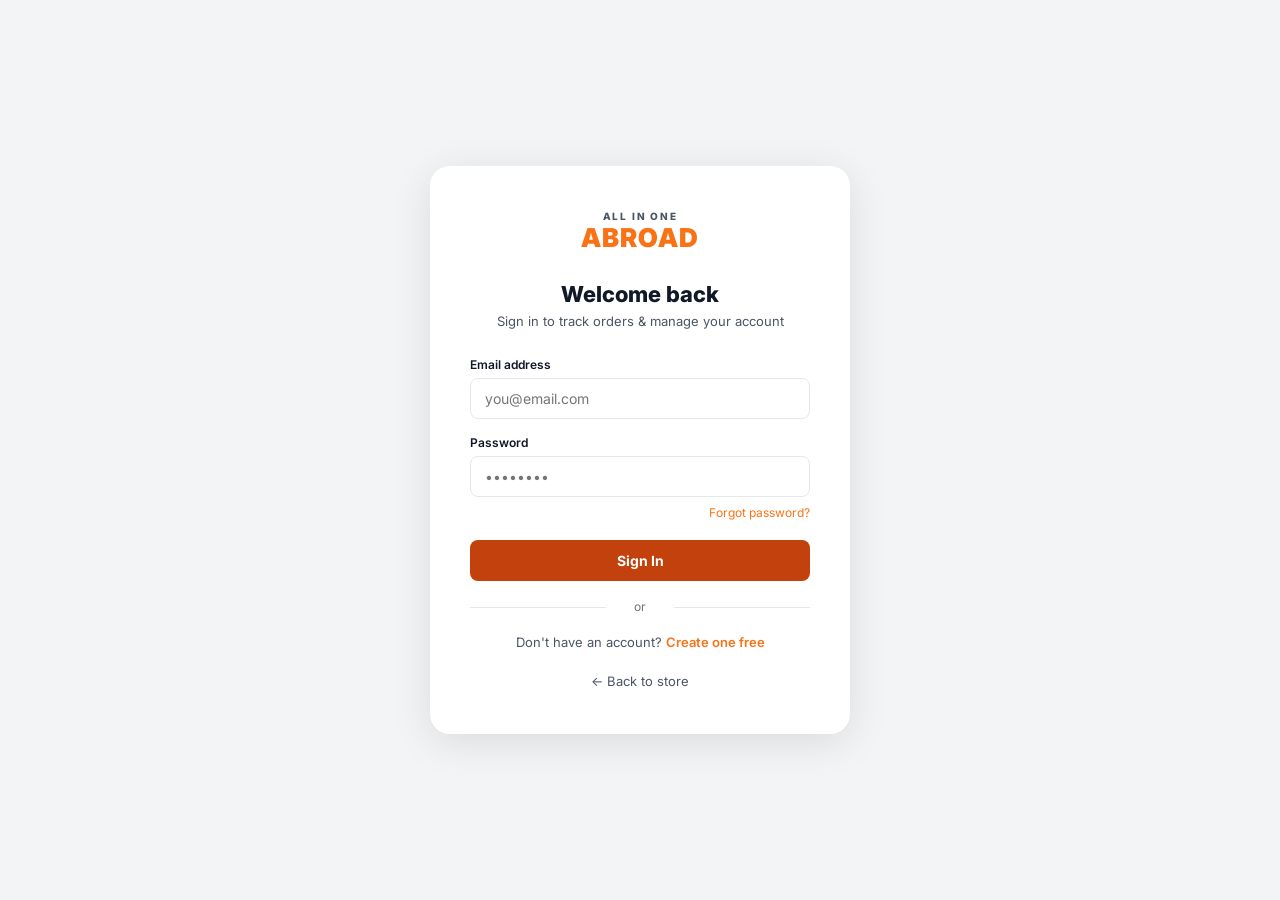
<file: login.html>
<!DOCTYPE html>
<html lang="en">
<head>
  <meta charset="UTF-8"/>
  <meta name="viewport" content="width=device-width, initial-scale=1.0"/>
  <title>Sign In | ALL IN ONE ABROAD</title>
  <meta name="description" content="Sign in to your ALL IN ONE ABROAD account."/>
  <meta name="robots" content="noindex,nofollow"/>
  <link rel="canonical" href="https://allinoneabroad.com/login.html"/>
  <meta name="theme-color" content="#ffffff"/>
  <link rel="icon" href="/favicon.ico" sizes="any"/>
  <link rel="icon" type="image/png" sizes="32x32" href="/images/favicon-32x32.png"/>
  <link rel="icon" type="image/png" sizes="16x16" href="/images/favicon-16x16.png"/>
  <link rel="apple-touch-icon" href="/apple-touch-icon.png"/>
  <link rel="stylesheet" href="style.css?v=26"/>
  <link href="https://fonts.googleapis.com/css2?family=Inter:wght@400;600;700;800&display=swap" rel="stylesheet"/>
  <style>
    .auth-page { min-height: 100vh; display: flex; align-items: center; justify-content: center; background: var(--light); padding: 24px; }
    .auth-card { background: #fff; border-radius: 20px; padding: 44px 40px; width: 100%; max-width: 420px; box-shadow: 0 8px 40px rgba(0,0,0,0.1); }
    .auth-logo { text-align: center; margin-bottom: 28px; }
    .auth-logo a { text-decoration: none; }
    .auth-logo .logo-top { font-size: 10px; font-weight: 800; letter-spacing: 0.18em; color: var(--gray); display: block; }
    .auth-logo .logo-bottom { font-size: 26px; font-weight: 900; color: var(--orange); display: block; }
    .auth-title { font-size: 22px; font-weight: 800; text-align: center; margin-bottom: 6px; }
    .auth-sub { font-size: 13px; color: var(--gray); text-align: center; margin-bottom: 28px; }
    .form-group { margin-bottom: 16px; }
    .form-group label { font-size: 12px; font-weight: 600; color: var(--dark); display: block; margin-bottom: 6px; }
    .form-group input { width: 100%; padding: 11px 14px; border: 1.5px solid var(--border); border-radius: 8px; font-size: 14px; outline: none; font-family: inherit; transition: border-color 0.2s; }
    .form-group input:focus { border-color: var(--orange); }
    .auth-forgot { text-align: right; font-size: 12px; color: var(--orange); margin-top: -8px; margin-bottom: 20px; }
    .auth-divider { text-align: center; font-size: 12px; color: var(--lgray); margin: 18px 0; position: relative; }
    .auth-divider::before, .auth-divider::after { content:''; position:absolute; top:50%; width:40%; height:1px; background:var(--border); }
    .auth-divider::before { left:0; } .auth-divider::after { right:0; }
    .auth-switch { text-align: center; font-size: 13px; color: var(--gray); margin-top: 20px; }
    .auth-switch a { color: var(--orange); font-weight: 600; }
  </style>
</head>
<body>
<div class="auth-page">
  <div class="auth-card">
    <div class="auth-logo"><a href="/"><span class="logo-top">ALL IN ONE</span><span class="logo-bottom">ABROAD</span></a></div>
    <h1 class="auth-title">Welcome back</h1>
    <p class="auth-sub">Sign in to track orders &amp; manage your account</p>
    <form onsubmit="handleLogin(event)">
      <div class="form-group"><label>Email address</label><input type="email" placeholder="you@email.com" required id="loginEmail"/></div>
      <div class="form-group"><label>Password</label><input type="password" placeholder="••••••••" required id="loginPass"/></div>
      <div class="auth-forgot"><a href="#">Forgot password?</a></div>
      <button type="submit" class="btn-orange btn-full">Sign In</button>
    </form>
    <div class="auth-divider">or</div>
    <div class="auth-switch">Don't have an account? <a href="register.html">Create one free</a></div>
    <div style="margin-top:20px;text-align:center;"><a href="/" style="font-size:13px;color:var(--gray);">← Back to store</a></div>
  </div>
</div>
<script>
async function handleLogin(e) {
  e.preventDefault();
  const payload = {
    action: 'login',
    email: document.getElementById('loginEmail').value.trim(),
    password: document.getElementById('loginPass').value
  };

  try {
    const res = await fetch('api.php', {
      method: 'POST',
      headers: { 'Content-Type': 'application/json' },
      body: JSON.stringify(payload)
    });
    const data = await res.json();
    if (data.success) {
      alert(`Welcome back, ${data.user.name}!`);
      window.location.href = '/';
    } else {
      alert(data.message || 'Login failed.');
    }
  } catch (err) {
    alert('Could not connect to the backend.');
  }
}
</script>
</body>
</html>
</file>
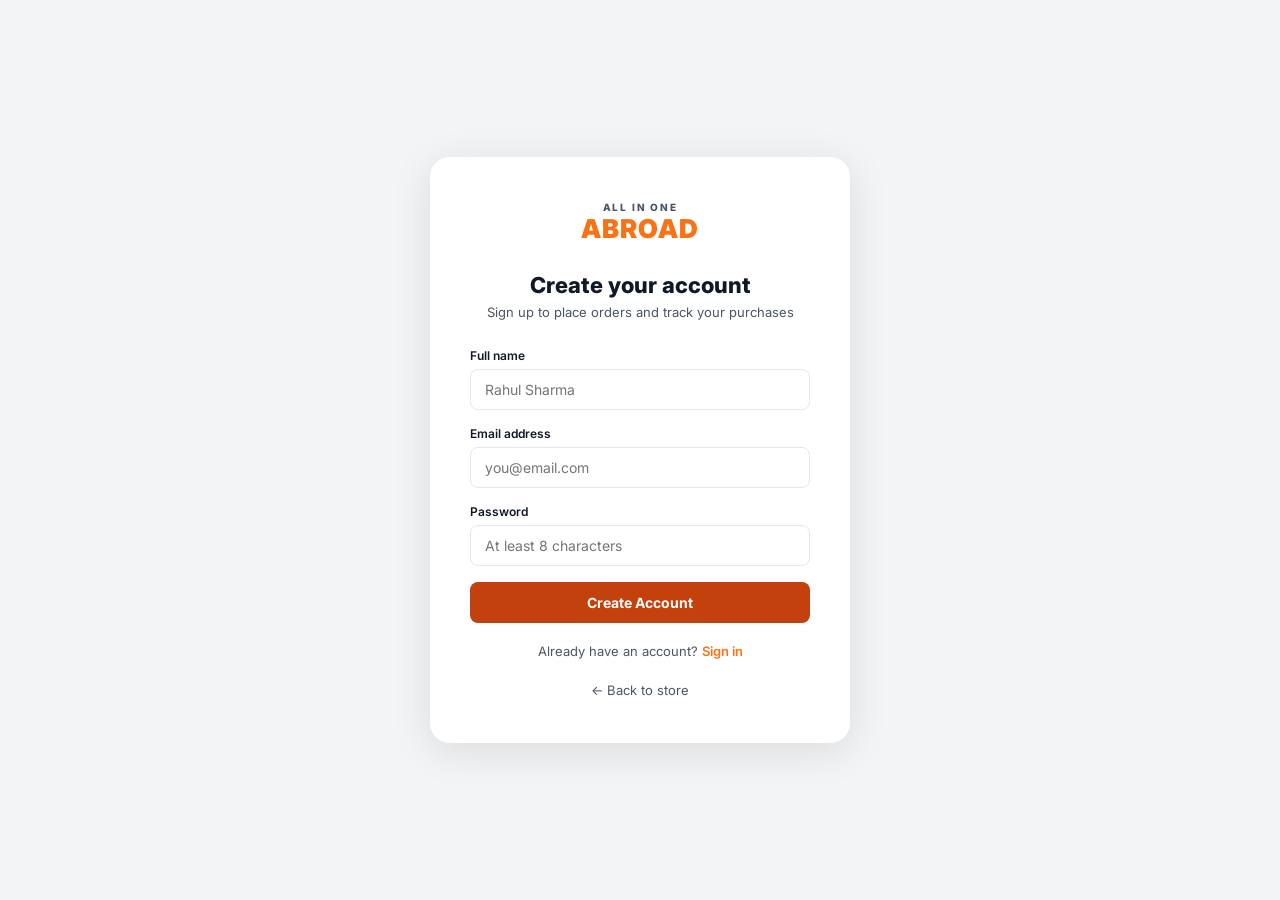
<file: register.html>
<!DOCTYPE html>
<html lang="en">
<head>
  <meta charset="UTF-8"/>
  <meta name="viewport" content="width=device-width, initial-scale=1.0"/>
  <title>Create Account | ALL IN ONE ABROAD</title>
  <meta name="description" content="Create your ALL IN ONE ABROAD account."/>
  <meta name="robots" content="noindex,nofollow"/>
  <link rel="canonical" href="https://allinoneabroad.com/register.html"/>
  <meta name="theme-color" content="#ffffff"/>
  <link rel="icon" href="/favicon.ico" sizes="any"/>
  <link rel="icon" type="image/png" sizes="32x32" href="/images/favicon-32x32.png"/>
  <link rel="icon" type="image/png" sizes="16x16" href="/images/favicon-16x16.png"/>
  <link rel="apple-touch-icon" href="/apple-touch-icon.png"/>
  <link rel="stylesheet" href="style.css?v=26"/>
  <link href="https://fonts.googleapis.com/css2?family=Inter:wght@400;600;700;800&display=swap" rel="stylesheet"/>
  <style>
    .auth-page { min-height: 100vh; display: flex; align-items: center; justify-content: center; background: var(--light); padding: 24px; }
    .auth-card { background: #fff; border-radius: 20px; padding: 44px 40px; width: 100%; max-width: 420px; box-shadow: 0 8px 40px rgba(0,0,0,0.1); }
    .auth-logo { text-align: center; margin-bottom: 28px; }
    .auth-logo a { text-decoration: none; }
    .auth-logo .logo-top { font-size: 10px; font-weight: 800; letter-spacing: 0.18em; color: var(--gray); display: block; }
    .auth-logo .logo-bottom { font-size: 26px; font-weight: 900; color: var(--orange); display: block; }
    .auth-title { font-size: 22px; font-weight: 800; text-align: center; margin-bottom: 6px; }
    .auth-sub { font-size: 13px; color: var(--gray); text-align: center; margin-bottom: 28px; }
    .form-group { margin-bottom: 16px; }
    .form-group label { font-size: 12px; font-weight: 600; color: var(--dark); display: block; margin-bottom: 6px; }
    .form-group input { width: 100%; padding: 11px 14px; border: 1.5px solid var(--border); border-radius: 8px; font-size: 14px; outline: none; font-family: inherit; transition: border-color 0.2s; }
    .form-group input:focus { border-color: var(--orange); }
    .auth-switch { text-align: center; font-size: 13px; color: var(--gray); margin-top: 20px; }
    .auth-switch a { color: var(--orange); font-weight: 600; }
  </style>
</head>
<body>
  <div class="auth-page">
    <div class="auth-card">
      <div class="auth-logo"><a href="/"><span class="logo-top">ALL IN ONE</span><span class="logo-bottom">ABROAD</span></a></div>
      <h1 class="auth-title">Create your account</h1>
      <p class="auth-sub">Sign up to place orders and track your purchases</p>
      <form onsubmit="handleRegister(event)">
        <div class="form-group"><label>Full name</label><input type="text" id="regName" required placeholder="Rahul Sharma"/></div>
        <div class="form-group"><label>Email address</label><input type="email" id="regEmail" required placeholder="you@email.com"/></div>
        <div class="form-group"><label>Password</label><input type="password" id="regPass" required minlength="8" placeholder="At least 8 characters"/></div>
        <button type="submit" class="btn-orange btn-full">Create Account</button>
      </form>
      <div class="auth-switch">Already have an account? <a href="login.html">Sign in</a></div>
      <div style="margin-top:20px;text-align:center;"><a href="/" style="font-size:13px;color:var(--gray);">← Back to store</a></div>
    </div>
  </div>
<script>
async function handleRegister(e) {
  e.preventDefault();
  const payload = {
    action: 'register',
    name: document.getElementById('regName').value.trim(),
    email: document.getElementById('regEmail').value.trim(),
    password: document.getElementById('regPass').value
  };

  try {
    const res = await fetch('api.php', {
      method: 'POST',
      headers: { 'Content-Type': 'application/json' },
      body: JSON.stringify(payload)
    });
    const data = await res.json();
    if (data.success) {
      alert('Account created successfully. Please sign in.');
      window.location.href = 'login.html';
    } else {
      alert(data.message || 'Registration failed.');
    }
  } catch (err) {
    alert('Could not connect to the backend.');
  }
}
</script>
</body>
</html>
</file>
<file: style.css>
/* =============================================
   ALL IN ONE ABROAD — style.css
   ============================================= */
*, *::before, *::after { box-sizing: border-box; margin: 0; padding: 0; }
:root {
  --orange: #f97316;
  --orange-hover: #ea6c0a;
  --dark: #111827;
  --dark2: #1f2937;
  --gray: #4b5563;
  --orange-text: #c2410c;
  --orange-dark: #c2410c;
  --lgray: #6b7280;
  --light: #f3f4f6;
  --white: #ffffff;
  --border: #e5e7eb;
  --green: #16a34a;
  --header-h: 78px;
  --red: #dc2626;
  --red-tint: #fee2e2;
  --orange-tint: #fff7ed;
  --navy: #0f172a;
  --navy-deep: #0d1b2a;
  --pink: #db2777;
  --pink-tint: #fce7f3;
  --violet: #6d28d9;
  --sky: #0369a1;
  --amber: #f59e0b;
}
html { scroll-behavior: smooth; font-size: 16px; }
html, body { overflow-x: hidden; max-width: 100%; }
body { font-family: 'Inter', -apple-system, BlinkMacSystemFont, 'Segoe UI', sans-serif; color: var(--dark); background: var(--white); }
img { display: block; max-width: 100%; }
a { text-decoration: none; color: inherit; }
ul { list-style: none; }
button { cursor: pointer; font-family: inherit; }

/* FOCUS */
:focus-visible { outline: 2.5px solid var(--dark); outline-offset: 2px; border-radius: 4px; }
.search-form input:focus-visible { outline: none; }
.skip-sr { position: absolute; width: 1px; height: 1px; overflow: hidden; clip: rect(0 0 0 0); }

@media (prefers-reduced-motion: reduce) {
  html { scroll-behavior: auto; }
  .announce-track { animation: none; }
  .announce-bar { text-align: center; white-space: normal; }
  .announce-track span:not(:first-child) { display: none; }
  .announce-track span:not(:last-child)::after { content: none; }
  *, *::before, *::after { transition-duration: 0.01ms !important; }
}

/* ANNOUNCE BAR */
.announce-bar {
  background: var(--navy);
  color: rgba(255,255,255,0.85);
  font-size: 12px;
  font-weight: 500;
  padding: 7px 0;
  overflow: hidden;
  white-space: nowrap;
}
.announce-track {
  display: inline-block;
  animation: marquee 30s linear infinite;
}
.announce-track span { padding: 0 28px; }
.announce-track span:not(:last-child)::after { content: " •"; margin-left: 28px; opacity: 0.4; }
@keyframes marquee { from { transform: translateX(0); } to { transform: translateX(-50%); } }

/* HERO */
.hero {
  position: relative;
  background: linear-gradient(120deg, var(--navy-deep) 0%, #1a2744 60%, var(--navy-deep) 100%);
  overflow: hidden;
}
.hero-inner {
  position: relative;
  max-width: 1200px;
  margin: 0 auto;
  padding: 64px 32px;
  display: grid;
  grid-template-columns: 1.05fr 0.95fr;
  align-items: center;
  gap: 48px;
  width: 100%;
}
.hero-left { max-width: 520px; }
.hero-eyebrow {
  display: inline-block; font-size: 12px; font-weight: 800; letter-spacing: 0.08em; text-transform: uppercase;
  color: var(--orange); background: rgba(249,115,22,0.12); border: 1px solid rgba(249,115,22,0.3);
  padding: 6px 14px; border-radius: 100px; margin-bottom: 18px;
}
.hero-title {
  font-size: clamp(32px, 5vw, 56px);
  font-weight: 900;
  line-height: 1.1;
  color: var(--white);
  margin-bottom: 18px;
  letter-spacing: -0.025em;
}
.hero-title em { color: var(--orange); font-style: normal; }
.hero-sub { color: rgba(255,255,255,0.7); font-size: 15px; line-height: 1.7; margin-bottom: 28px; }

.hero-visual {
  display: grid; gap: 14px; height: 420px;
  grid-template-columns: 1.3fr 1fr;
  grid-template-rows: 1fr 1fr;
  grid-template-areas: "main side1" "main side2";
}
.hero-visual-main { grid-area: main; }
.hero-visual-side1 { grid-area: side1; }
.hero-visual-side2 { grid-area: side2; }
.hero-visual-tile { position: relative; border-radius: 18px; overflow: hidden; background: var(--navy); }
.hero-visual-tile img { width: 100%; height: 100%; object-fit: cover; display: block; transition: transform 0.4s ease; }
.hero-visual-tile:hover img { transform: scale(1.05); }
.hero-visual-tag {
  position: absolute; left: 12px; bottom: 12px; background: rgba(15,23,42,0.72); backdrop-filter: blur(3px);
  color: var(--white); font-size: 11px; font-weight: 700; letter-spacing: 0.03em; padding: 5px 11px; border-radius: 100px;
}

/* HEADER */
.site-header {
  background: var(--white);
  border-bottom: 1px solid var(--border);
  position: sticky;
  top: 0;
  z-index: 200;
  box-shadow: 0 1px 8px rgba(0,0,0,0.06);
}
.header-inner {
  max-width: 1200px;
  margin: 0 auto;
  padding: 0 24px;
  height: var(--header-h);
  display: flex;
  align-items: center;
  gap: 20px;
}
.logo { display: flex; flex-direction: column; line-height: 1; flex-shrink: 0; }
.logo-img { height: 58px; width: auto; display: block; margin-left: -10px; }
.logo-top { font-size: 10px; font-weight: 800; letter-spacing: 0.18em; color: var(--dark); text-transform: uppercase; }
.logo-bottom { font-size: 20px; font-weight: 900; letter-spacing: 0.04em; color: var(--orange); }
.search-form {
  flex: 1;
  max-width: 380px;
  position: relative;
}
.search-icon {
  position: absolute; left: 11px; top: 50%; transform: translateY(-50%);
  width: 16px; height: 16px; color: var(--lgray); pointer-events: none;
}
.search-form input {
  width: 100%; padding: 9px 14px 9px 36px;
  border: 1.5px solid var(--border); border-radius: 8px;
  font-size: 13px; outline: none; background: var(--light);
  transition: border-color 0.2s, background 0.2s;
  color: var(--dark);
}
.search-form input:focus { border-color: var(--orange); background: var(--white); }
.main-nav { display: flex; gap: 2px; }
.main-nav a {
  font-size: 14px; font-weight: 500; color: var(--dark);
  padding: 6px 12px; border-radius: 6px;
  transition: color 0.15s, background 0.15s;
}
.main-nav a:hover { color: var(--orange); background: var(--orange-tint); }
.header-actions { display: flex; align-items: center; gap: 6px; margin-left: auto; }
.icon-btn {
  background: none; border: none; padding: 8px; border-radius: 8px;
  color: var(--dark); transition: background 0.15s; position: relative; display: flex;
}
.icon-btn svg { width: 20px; height: 20px; }
.icon-btn:hover { background: var(--light); }
.cart-count {
  position: absolute; top: 1px; right: 1px;
  background: var(--orange-dark); color: var(--white);
  font-size: 10px; font-weight: 800;
  width: 17px; height: 17px; border-radius: 50%;
  display: flex; align-items: center; justify-content: center;
}
.btn-signin {
  padding: 7px 18px; border: 1.5px solid var(--dark); border-radius: 8px;
  font-size: 13px; font-weight: 600; color: var(--dark);
  transition: background 0.15s, color 0.15s; white-space: nowrap;
}
.btn-signin:hover { background: var(--dark); color: var(--white); }
.mobile-menu-btn {
  display: none; flex-direction: column; gap: 4px; background: none; border: none; padding: 6px;
}
.mobile-menu-btn span { display: block; width: 22px; height: 2px; background: var(--dark); border-radius: 2px; transition: all 0.2s; }
.mobile-nav {
  display: none; flex-direction: column; padding: 12px 24px 16px;
  border-top: 1px solid var(--border); background: var(--white);
}
.mobile-nav a { padding: 10px 0; font-size: 15px; font-weight: 500; border-bottom: 1px solid var(--border); color: var(--dark); }
.mobile-nav a:last-child { border-bottom: none; }
.mobile-nav.open { display: flex; }

/* TRUST BAR */
.trust-bar { background: var(--dark); padding: 18px 32px; }
.trust-inner {
  max-width: 1200px; margin: 0 auto;
  display: grid; grid-template-columns: repeat(4, 1fr); gap: 16px;
}
.trust-item { display: flex; align-items: center; gap: 12px; }
.trust-icon { width: 36px; height: 36px; flex-shrink: 0; color: var(--orange); }
.trust-icon svg { width: 100%; height: 100%; }
.trust-title { font-size: 13px; font-weight: 700; color: var(--white); }
.trust-sub { font-size: 12px; color: rgba(255,255,255,0.75); margin-top: 2px; }

/* SECTIONS */
.section { padding: 64px 32px; }
.section-gray { background: var(--light); }
.container { max-width: 1200px; margin: 0 auto; }
.section-title { font-size: clamp(22px, 3vw, 32px); font-weight: 800; color: var(--dark); letter-spacing: -0.02em; margin-bottom: 36px; }
.section-title.center { text-align: center; }
.section-header { display: flex; align-items: baseline; justify-content: space-between; margin-bottom: 28px; }
.section-header .section-title { margin-bottom: 0; }
.view-all-link { font-size: 12px; font-weight: 700; color: var(--orange-text); letter-spacing: 0.05em; }
.view-all-link:hover { text-decoration: underline; }

/* BUTTONS */
.btn-orange {
  display: inline-flex; align-items: center; gap: 8px;
  background: var(--orange-dark); color: var(--white);
  padding: 12px 28px; border-radius: 8px;
  font-size: 14px; font-weight: 700; border: none;
  transition: background 0.15s, transform 0.1s;
  cursor: pointer; white-space: nowrap;
}
.btn-orange:hover { background: #9a3412; transform: translateY(-1px); }
.btn-full { width: 100%; justify-content: center; }
.btn-outline {
  display: inline-flex; align-items: center; justify-content: center;
  background: transparent; color: var(--dark);
  padding: 11px 28px; border-radius: 8px; border: 1.5px solid var(--border);
  font-size: 14px; font-weight: 600; transition: background 0.15s; cursor: pointer;
}
.btn-outline:hover { background: var(--light); }

/* CATEGORIES */
.cat-section .container { max-width: 1440px; }
.cat-grid { display: grid; grid-template-columns: repeat(3, 1fr); gap: 24px; }
.cat-card {
  position: relative; border-radius: 16px; overflow: hidden;
  aspect-ratio: 16/9; display: block; cursor: pointer;
}
.cat-card img { width: 100%; height: 100%; object-fit: cover; transition: transform 0.4s ease; }
.cat-card:hover img { transform: scale(1.06); }
.cat-overlay {
  position: absolute; inset: 0;
  background: linear-gradient(to top, rgba(0,0,0,0.72) 0%, rgba(0,0,0,0.08) 55%, transparent 100%);
}
.cat-info { position: absolute; bottom: 0; left: 0; right: 0; padding: 24px 20px; }
.cat-sub { font-size: 10px; font-weight: 600; letter-spacing: 0.14em; color: rgba(255,255,255,0.6); text-transform: uppercase; margin-bottom: 6px; }
.cat-name { font-size: 22px; font-weight: 800; color: var(--white); margin-bottom: 14px; }
.cat-btn {
  display: inline-block; background: var(--white); color: var(--dark);
  font-size: 11px; font-weight: 700; letter-spacing: 0.06em;
  padding: 7px 18px; border-radius: 6px;
  transition: background 0.15s, color 0.15s;
}
.cat-card:hover .cat-btn { background: var(--orange); color: var(--white); }

/* PRODUCT CARDS */
.prod-grid { display: grid; grid-template-columns: repeat(4, 1fr); gap: 18px; }
.prod-card {
  background: var(--white); border: 1.5px solid var(--border); border-radius: 14px;
  overflow: hidden; transition: box-shadow 0.2s, transform 0.2s;
}
.prod-card:hover { box-shadow: 0 8px 28px rgba(0,0,0,0.1); transform: translateY(-4px); }
.prod-img-wrap { position: relative; aspect-ratio: 1; overflow: hidden; background: #f8f8f8; }
.prod-img-wrap img { width: 100%; height: 100%; object-fit: cover; transition: transform 0.3s; }
.prod-card:hover .prod-img-wrap img { transform: scale(1.06); }
.prod-gallery { position: relative; width: 100%; height: 100%; }
.prod-gallery img { position: absolute; inset: 0; opacity: 0; transition: opacity 0.35s ease, transform 0.3s; }
.prod-gallery img.active { opacity: 1; }
.prod-img-wrap.has-gallery::after {
  content: ''; position: absolute; left: 0; right: 0; bottom: 0; height: 40px;
  background: linear-gradient(to top, rgba(0,0,0,0.28), transparent);
  pointer-events: none;
}
.prod-dots {
  position: absolute; left: 0; right: 0; bottom: 8px; z-index: 2;
  display: flex; justify-content: center; align-items: center; gap: 4px;
}
.prod-dot {
  box-sizing: content-box; /* so padding grows the tap target instead of shrinking the visible dot to nothing under the site's border-box reset */
  width: 6px; height: 6px; padding: 6px; border: none; border-radius: 50%;
  background-color: rgba(255,255,255,0.65); background-clip: content-box;
  transition: transform 0.2s, background-color 0.2s;
}
.prod-dot:hover { background-color: rgba(255,255,255,0.9); }
.prod-dot.active { background-color: var(--orange); transform: scale(1.3); }
.prod-badges { position: absolute; top: 10px; left: 10px; display: flex; flex-direction: column; gap: 4px; }
.badge {
  font-size: 10px; font-weight: 800; letter-spacing: 0.06em; text-transform: uppercase;
  padding: 3px 7px; border-radius: 4px; display: inline-block;
}
.badge-off { background: var(--orange-dark); color: var(--white); }
.badge-tag { background: var(--dark); color: var(--white); }
.badge-green { background: var(--green); color: var(--white); }
.badge-blue { background: #2563eb; color: var(--white); }
.badge-purple { background: #7c3aed; color: var(--white); }
.badge-red { background: #dc2626; color: var(--white); }
.badge-teal { background: #0891b2; color: var(--white); }
.wish-btn {
  position: absolute; top: 10px; right: 10px;
  width: 30px; height: 30px; background: var(--white); border: 1px solid var(--border);
  border-radius: 8px; display: flex; align-items: center; justify-content: center;
  font-size: 14px; cursor: pointer; border: none;
  box-shadow: 0 1px 4px rgba(0,0,0,0.08);
  transition: background 0.15s; color: var(--gray);
}
.wish-btn:hover { background: var(--red-tint); color: var(--red); }
.wish-btn.active { color: var(--red); }
.wish-count { top: -2px; right: -2px; }
a.icon-btn { align-items: center; justify-content: center; }
.prod-body { padding: 14px; }
.prod-cat { font-size: 11px; font-weight: 700; letter-spacing: 0.1em; color: var(--orange-text); text-transform: uppercase; margin-bottom: 5px; }
.prod-name { overflow-wrap: anywhere; font-size: 14px; font-weight: 700; color: var(--dark); line-height: 1.35; margin-bottom: 3px; }
.prod-sub { font-size: 12px; color: var(--lgray); margin-bottom: 8px; }
.prod-rating { display: flex; align-items: center; gap: 5px; margin-bottom: 10px; }
.stars { color: var(--amber); font-size: 12px; letter-spacing: -1px; }
.review-ct { font-size: 12px; color: var(--lgray); }
.prod-price-row { display: flex; align-items: baseline; gap: 8px; margin-bottom: 12px; }
.prod-price { font-size: 18px; font-weight: 800; color: var(--dark); }
.prod-orig { font-size: 12px; color: var(--lgray); text-decoration: line-through; }
.add-cart-btn {
  width: 100%; background: transparent; color: var(--dark);
  border: 1.5px solid var(--dark); padding: 9px; border-radius: 7px;
  font-size: 12px; font-weight: 700; letter-spacing: 0.04em;
  transition: background 0.15s, color 0.15s, border-color 0.15s;
}
.add-cart-btn:hover { background: var(--orange); color: var(--white); border-color: var(--orange); }

/* DEAL */
.deal-section { background: var(--navy); padding: 64px 32px; }
.deal-inner {
  max-width: 1200px; margin: 0 auto;
  display: grid; grid-template-columns: 1fr 1fr; gap: 56px; align-items: center;
}
.deal-label {
  display: inline-block; font-size: 10px; font-weight: 800; letter-spacing: 0.18em;
  color: var(--orange); text-transform: uppercase;
  background: rgba(249,115,22,0.12); border: 1px solid rgba(249,115,22,0.3);
  padding: 5px 12px; border-radius: 4px; margin-bottom: 16px;
}
.deal-title { font-size: clamp(28px, 4vw, 44px); font-weight: 900; color: var(--white); line-height: 1.15; margin-bottom: 16px; }
.deal-prices { display: flex; align-items: baseline; gap: 14px; margin-bottom: 8px; }
.deal-price { font-size: 38px; font-weight: 900; color: var(--orange); }
.deal-original { font-size: 18px; color: rgba(255,255,255,0.35); text-decoration: line-through; }
.deal-saving { font-size: 13px; font-weight: 600; color: #4ade80; margin-bottom: 28px; }
.deal-img-wrap {
  background: var(--white); border-radius: 20px; padding: 24px;
  box-shadow: 0 20px 60px rgba(0,0,0,0.3);
}
.deal-img-wrap img { width: 100%; border-radius: 12px; object-fit: cover; }

/* WORLD */
.world-section { padding: 56px 32px; }
.world-pills {
  display: flex; flex-wrap: wrap; justify-content: center; gap: 10px;
  max-width: 820px; margin: 0 auto;
}
.pill {
  background: var(--white); border: 1.5px solid var(--border);
  border-radius: 100px; padding: 7px 18px;
  font-size: 13px; font-weight: 500; color: var(--dark);
}
.pill-more { background: var(--dark); color: var(--white); border-color: var(--dark); }

/* WHY */
.why-section { background: var(--light); padding: 64px 32px; }
.why-grid { display: grid; grid-template-columns: repeat(3,1fr); gap: 24px; max-width: 1200px; margin: 0 auto; }
.why-card { text-align: center; padding: 36px 28px; background: var(--white); border-radius: 16px; border: 1.5px solid var(--border); }
.why-icon {
  width: 52px; height: 52px; background: var(--orange-tint);
  border-radius: 14px; display: flex; align-items: center; justify-content: center;
  margin: 0 auto 20px; color: var(--orange);
}
.why-icon svg { width: 26px; height: 26px; }
.why-title { font-size: 17px; font-weight: 800; color: var(--dark); margin-bottom: 10px; }
.why-text { font-size: 13px; color: var(--gray); line-height: 1.65; }

/* FOOTER */
.site-footer { background: #0a0f1e; padding: 56px 32px 32px; }
.footer-top {
  max-width: 1200px; margin: 0 auto;
  display: grid; grid-template-columns: 1.8fr 1fr 1fr 1fr 1.2fr; gap: 40px;
  padding-bottom: 40px; border-bottom: 1px solid rgba(255,255,255,0.08);
  margin-bottom: 28px;
}
.footer-logo-top { font-size: 11px; font-weight: 700; letter-spacing: 0.18em; color: rgba(255,255,255,0.65); text-transform: uppercase; }
.footer-logo-bottom { font-size: 24px; font-weight: 900; color: var(--orange); margin-bottom: 14px; }
.footer-desc { font-size: 13px; color: rgba(255,255,255,0.72); line-height: 1.7; margin-bottom: 20px; max-width: 270px; }
.footer-social { display: flex; gap: 10px; }
.footer-social a {
  width: 34px; height: 34px; border-radius: 8px; border: 1px solid rgba(255,255,255,0.1);
  display: flex; align-items: center; justify-content: center;
  color: rgba(255,255,255,0.5); transition: all 0.15s;
}
.footer-social a svg { width: 16px; height: 16px; }
.footer-social a:hover { background: rgba(255,255,255,0.08); color: var(--white); border-color: rgba(255,255,255,0.2); }
.footer-col h4 { font-size: 11px; font-weight: 700; letter-spacing: 0.14em; color: rgba(255,255,255,0.65); text-transform: uppercase; margin-bottom: 16px; }
.footer-col li { margin-bottom: 10px; }
.footer-col a { font-size: 14px; color: rgba(255,255,255,0.6); transition: color 0.15s; }
.footer-col a:hover { color: var(--white); }
.footer-bottom {
  max-width: 1200px; margin: 0 auto;
  display: flex; align-items: center; justify-content: space-between; flex-wrap: wrap; gap: 12px;
}
.footer-copy { font-size: 12px; color: rgba(255,255,255,0.65); }
.payment-icons { display: flex; gap: 8px; }
.pay-badge {
  background: rgba(255,255,255,0.07); border: 1px solid rgba(255,255,255,0.1);
  color: rgba(255,255,255,0.6); font-size: 11px; font-weight: 600;
  padding: 5px 11px; border-radius: 6px;
}
.admin-badge { text-decoration: none; transition: background 0.15s, color 0.15s; }
.admin-badge:hover { background: rgba(255,255,255,0.14); color: rgba(255,255,255,0.9); }

/* CART DRAWER */
.drawer-overlay {
  position: fixed; inset: 0; background: rgba(0,0,0,0.45); z-index: 300;
  opacity: 0; pointer-events: none; transition: opacity 0.25s;
}
.drawer-overlay.open { opacity: 1; pointer-events: all; }
.cart-drawer {
  position: fixed; top: 0; right: -440px; width: 420px; max-width: 100vw;
  height: 100vh; height: 100dvh; background: var(--white); z-index: 301;
  transition: right 0.3s cubic-bezier(0.4,0,0.2,1);
  display: flex; flex-direction: column;
  box-shadow: -12px 0 40px rgba(0,0,0,0.15);
}
.cart-drawer.open { right: 0; }
.drawer-head {
  padding: 18px 22px; border-bottom: 1px solid var(--border);
  display: flex; align-items: center; justify-content: space-between; flex-shrink: 0;
}
.drawer-head h3 { font-size: 17px; font-weight: 800; display: flex; align-items: center; gap: 8px; }
.cart-label {
  background: var(--orange); color: var(--white); font-size: 11px; font-weight: 700;
  padding: 2px 8px; border-radius: 100px;
}
.drawer-close { background: none; border: none; font-size: 24px; color: var(--gray); padding: 4px 8px; border-radius: 6px; }
.drawer-close:hover { background: var(--light); }
.drawer-body { flex: 1; overflow-y: auto; padding: 16px 22px; }
.empty-state { text-align: center; padding: 48px 0; color: var(--gray); }
.empty-icon { font-size: 52px; margin-bottom: 12px; }
.empty-state p { font-size: 15px; margin-bottom: 16px; }
.cart-item {
  display: flex; gap: 12px; padding: 14px 0;
  border-bottom: 1px solid var(--border); align-items: flex-start;
}
.cart-item img { width: 64px; height: 64px; border-radius: 8px; object-fit: cover; flex-shrink: 0; background: var(--light); }
.ci-info { flex: 1; }
.ci-name { font-size: 13px; font-weight: 600; color: var(--dark); margin-bottom: 3px; }
.ci-price { font-size: 13px; font-weight: 700; color: var(--orange-text); }
.ci-qty {
  display: flex; align-items: center; gap: 8px; margin-top: 8px;
}
.ci-qty button {
  width: 26px; height: 26px; border: 1px solid var(--border); border-radius: 6px;
  background: var(--white); font-size: 14px; font-weight: 600; color: var(--dark);
  display: flex; align-items: center; justify-content: center;
  transition: background 0.15s, border-color 0.15s;
}
.ci-qty button:hover { background: var(--light); border-color: var(--gray); }
.ci-qty span { font-size: 14px; font-weight: 700; min-width: 20px; text-align: center; }
.ci-remove { background: none; border: none; color: var(--lgray); font-size: 18px; padding: 2px 6px; }
.ci-remove:hover { color: var(--red); }
.drawer-footer { padding: 18px 22px; border-top: 1px solid var(--border); flex-shrink: 0; }
.cart-total-row { display: flex; justify-content: space-between; font-size: 16px; font-weight: 800; margin-bottom: 6px; }
.cart-note { font-size: 12px; color: var(--green); margin-bottom: 14px; }

/* TOAST */
.toast {
  position: fixed; bottom: 24px; right: 24px; z-index: 500;
  background: var(--dark); color: var(--white); padding: 12px 20px; border-radius: 10px;
  font-size: 13px; font-weight: 600;
  transform: translateY(80px); opacity: 0; pointer-events: none;
  transition: all 0.3s cubic-bezier(0.4,0,0.2,1);
  box-shadow: 0 8px 28px rgba(0,0,0,0.2);
}
.toast.show { transform: translateY(0); opacity: 1; }

/* BACK TO TOP */
.back-top {
  position: fixed; bottom: 24px; left: 24px; z-index: 100;
  width: 40px; height: 40px; background: var(--dark); color: var(--white);
  border: none; border-radius: 10px; font-size: 18px; font-weight: 700;
  opacity: 0; transition: opacity 0.3s; pointer-events: none;
}
.back-top.show { opacity: 1; pointer-events: all; }
.back-top:hover { background: var(--orange); }

/* ===== SHOP PAGE ===== */
.shop-hero { background: var(--light); padding: 36px 32px; border-bottom: 1px solid var(--border); }
.shop-hero h1 { font-size: 28px; font-weight: 800; color: var(--dark); }
.shop-hero p { font-size: 14px; color: var(--gray); margin-top: 6px; }
.shop-layout { display: grid; grid-template-columns: 220px minmax(0, 1fr); gap: 32px; max-width: 1200px; margin: 0 auto; padding: 40px 32px; }
.shop-sidebar {}
.filter-box { background: var(--white); border: 1.5px solid var(--border); border-radius: 14px; padding: 20px; margin-bottom: 20px; }
.filter-title { font-size: 13px; font-weight: 700; color: var(--dark); margin-bottom: 14px; letter-spacing: 0.05em; text-transform: uppercase; }
.filter-opt { display: flex; align-items: center; gap: 8px; margin-bottom: 10px; cursor: pointer; }
.filter-opt input { accent-color: var(--orange); width: 15px; height: 15px; }
.filter-opt label { font-size: 13px; color: var(--dark); cursor: pointer; }
.shop-main {}
.sort-bar { display: flex; align-items: center; justify-content: space-between; margin-bottom: 20px; }
.sort-bar select { padding: 7px 12px; border: 1.5px solid var(--border); border-radius: 7px; font-size: 13px; outline: none; }
.shop-main { min-width: 0; }
.shop-grid { display: grid; grid-template-columns: repeat(3, minmax(0, 1fr)); gap: 18px; }

/* PRODUCT DETAIL */
.pdp-breadcrumb { max-width: 1200px; margin: 24px auto 0; padding: 0 32px; font-size: 13px; color: var(--gray); display: flex; align-items: center; gap: 8px; flex-wrap: wrap; }
.pdp-breadcrumb a { color: var(--gray); transition: color 0.15s; }
.pdp-breadcrumb a:hover { color: var(--orange); }
.pdp-breadcrumb-current { color: var(--dark); font-weight: 600; }

.pdp-layout { display: grid; grid-template-columns: minmax(0, 1fr) minmax(0, 1fr); gap: 48px; max-width: 1200px; margin: 16px auto 40px; padding: 0 32px; align-items: start; }
.pdp-left-col { display: flex; flex-direction: column; gap: 32px; min-width: 0; }
.pdp-left-col .pdp-tabs-wrap { max-width: none; margin: 0; padding: 0; }
.pdp-gallery-wrap { display: flex; gap: 14px; }
.pdp-thumbs { display: flex; flex-direction: column; gap: 12px; flex-shrink: 0; }
.pdp-thumb { width: 68px; height: 68px; border-radius: 10px; cursor: pointer; border: 1.5px solid var(--border); overflow: hidden; background: var(--white); transition: border-color 0.15s, box-shadow 0.15s; }
.pdp-thumb img { width: 100%; height: 100%; object-fit: contain; }
.pdp-thumb:hover { border-color: var(--orange); }
.pdp-thumb.active { border-color: var(--orange); box-shadow: 0 0 0 2px rgba(249,115,22,0.15); }
.pdp-gallery { flex: 1; min-width: 0; position: relative; border-radius: 16px; border: 1.5px solid var(--border); overflow: hidden; background: var(--white); }
.pdp-gallery img { width: 100%; display: block; object-fit: contain; aspect-ratio: 1; transition: transform 0.35s ease; }
.pdp-gallery:hover img { transform: scale(1.06); }
.pdp-gallery-badge { position: absolute; top: 14px; left: 14px; z-index: 2; background: var(--pink); color: var(--white); font-size: 12px; font-weight: 800; padding: 5px 12px; border-radius: 100px; letter-spacing: 0.02em; }
.pdp-title { font-size: 28px; font-weight: 800; margin-bottom: 10px; line-height: 1.2; }
.pdp-price { font-size: 32px; font-weight: 900; color: var(--orange-text); margin-bottom: 6px; }
.pdp-discount-badge { background: var(--pink-tint); color: var(--pink); font-size: 13px; font-weight: 800; padding: 4px 10px; border-radius: 6px; }
.pdp-orig { font-size: 16px; color: var(--lgray); text-decoration: line-through; margin-bottom: 8px; }
.pdp-btns { display: flex; flex-direction: column; gap: 10px; margin-top: 24px; }
.pdp-trust-row { display: flex; gap: 20px; flex-wrap: wrap; margin-top: 20px; padding: 16px 0; border-top: 1px solid var(--border); }
.pdp-trust-item { display: flex; align-items: center; gap: 10px; font-size: 13px; }
.pdp-trust-title { font-weight: 700; color: var(--dark); }
.pdp-trust-sub { color: var(--gray); font-size: 12px; }
.pdp-shipping-box { border: 1.5px solid var(--border); border-radius: 12px; padding: 16px 18px; margin-top: 16px; }

.pdp-meta-row { display: flex; align-items: center; gap: 8px; flex-wrap: wrap; margin-bottom: 8px; }
.pdp-type-badge { font-size: 11px; font-weight: 800; letter-spacing: 0.02em; padding: 3px 10px; border-radius: 100px; }
.pdp-type-set { background: #ede9fe; color: var(--violet); }
.pdp-type-single { background: #e0f2fe; color: var(--sky); }
.pdp-type-lowstock { background: #fef3c7; color: #b45309; }
.type-tag { font-weight: 800; letter-spacing: 0.02em; }
.type-tag-set { color: var(--violet); }
.type-tag-single { color: var(--sky); }

.pdp-wish-btn { transition: color 0.15s, border-color 0.15s; }
.pdp-wish-btn.active { color: var(--pink); border-color: #fbcfe8; background: #fdf2f8; }

.pdp-stock-pill { font-size: 12px; font-weight: 700; padding: 3px 10px; border-radius: 100px; }
.pdp-stock-in { background: #dcfce7; color: var(--green); }
.pdp-stock-out { background: var(--light); color: var(--gray); }

.pdp-swatch-group { margin: 18px 0; }
.pdp-swatch-label { font-size: 13px; font-weight: 600; color: var(--dark); display: block; margin-bottom: 10px; }
.pdp-swatch-label span { color: var(--gray); font-weight: 500; }
.pdp-swatches { display: flex; gap: 10px; flex-wrap: wrap; }
.color-swatch { width: 34px; height: 34px; border-radius: 50%; border: 2px solid var(--border); cursor: pointer; padding: 0; position: relative; transition: transform 0.15s, border-color 0.15s; }
.color-swatch:hover { transform: scale(1.1); }
.color-swatch.active { border-color: var(--orange); box-shadow: 0 0 0 2px rgba(249,115,22,0.15); }
.color-swatch.active::after { content: '✓'; position: absolute; inset: 0; display: flex; align-items: center; justify-content: center; color: var(--white); font-size: 13px; font-weight: 800; text-shadow: 0 1px 2px rgba(0,0,0,0.5); }

.pdp-qty-row { margin: 18px 0; }
.qty-selector { display: inline-flex; align-items: center; border: 1.5px solid var(--border); border-radius: 8px; overflow: hidden; }
.qty-btn { width: 36px; height: 36px; background: var(--white); border: none; font-size: 18px; font-weight: 700; color: var(--dark); cursor: pointer; transition: background 0.15s; }
.qty-btn:hover { background: var(--light); }
.qty-input { width: 44px; height: 36px; border: none; border-left: 1.5px solid var(--border); border-right: 1.5px solid var(--border); text-align: center; font-size: 14px; font-weight: 700; font-family: inherit; }

.pdp-tabs-wrap { max-width: 1200px; margin: 0 auto; padding: 0 32px; }
.pdp-tabs { display: flex; gap: 4px; border-bottom: 2px solid var(--border); margin-bottom: 24px; }
.pdp-tab-btn { background: none; border: none; padding: 12px 20px; font-size: 14px; font-weight: 700; color: var(--gray); cursor: pointer; border-bottom: 2px solid transparent; margin-bottom: -2px; transition: color 0.15s, border-color 0.15s; }
.pdp-tab-btn:hover { color: var(--dark); }
.pdp-tab-btn.active { color: var(--orange); border-color: var(--orange); }
.pdp-tab-panel { display: none; background: var(--white); border: 1.5px solid var(--border); border-radius: 14px; padding: 24px; }
.pdp-tab-panel.active { display: block; }
.detail-list-grid { display: grid; grid-template-columns: 1fr 1fr; gap: 4px 24px; }
.detail-list li { display: flex; align-items: flex-start; gap: 10px; font-size: 14px; color: var(--dark); line-height: 1.6; margin-bottom: 10px; }
.detail-list li:last-child { margin-bottom: 0; }
.detail-check { color: var(--orange); font-weight: 800; flex-shrink: 0; }
.spec-table { width: 100%; border-collapse: collapse; font-size: 14px; }
.spec-table tr { border-bottom: 1px solid var(--border); }
.spec-table tr:last-child { border-bottom: none; }
.spec-table td { padding: 10px 0; }
.spec-table td:first-child { color: var(--gray); font-weight: 600; width: 45%; }
.spec-table td:last-child { color: var(--dark); font-weight: 600; text-align: right; }

/* ===== RESPONSIVE ===== */
@media (max-width: 1024px) {
  .prod-grid { grid-template-columns: repeat(3, 1fr); }
  .shop-grid { grid-template-columns: repeat(2, minmax(0, 1fr)); }
  .footer-top { grid-template-columns: 1fr 1fr; }
  .cat-grid { grid-template-columns: repeat(2, 1fr); }
  .hero-visual { height: 340px; }
}
@media (max-width: 768px) {
  .announce-bar { font-size: 11px; padding: 6px 0; }
  .announce-track span { padding: 0 18px; }
  .announce-track span:not(:last-child)::after { margin-left: 18px; }
  .hero-inner { grid-template-columns: minmax(0, 1fr); padding: 40px 20px 28px; gap: 24px; }
  .hero-left { max-width: none; }
  .hero-visual {
    grid-template-columns: repeat(3, 1fr); grid-template-rows: 1fr;
    grid-template-areas: "main side1 side2"; height: 130px; gap: 8px;
  }
  .hero-visual-tag { font-size: 9px; padding: 3px 8px; left: 6px; bottom: 6px; border-radius: 6px; }
  .trust-bar { padding: 16px 20px; }
  .trust-inner { grid-template-columns: repeat(2, 1fr); }
  /* CATEGORY TILES: compact square tiles instead of full-width photo banners */
  .cat-grid { grid-template-columns: repeat(3, 1fr); gap: 10px; }
  .cat-card { aspect-ratio: 1; border-radius: 12px; }
  .cat-info { padding: 10px 8px; }
  .cat-sub { display: none; }
  .cat-name { font-size: 12.5px; margin-bottom: 0; line-height: 1.25; }
  .cat-btn { display: none; }

  /* BEST-SELLERS ROW: horizontally swipeable cards instead of a stacked column */
  .prod-grid {
    display: flex; grid-template-columns: none; overflow-x: auto; gap: 12px;
    padding-bottom: 10px; margin-bottom: -10px;
    scroll-snap-type: x mandatory; -webkit-overflow-scrolling: touch; scrollbar-width: none;
  }
  .prod-grid::-webkit-scrollbar { display: none; }
  .prod-grid .prod-card { flex: 0 0 62%; scroll-snap-align: start; }

  /* SHOP LISTING: stays a dense 2-column grid instead of collapsing to 1 */
  .shop-grid { grid-template-columns: repeat(2, minmax(0, 1fr)); gap: 12px; }
  .prod-body { padding: 10px; }
  .prod-name { font-size: 13px; }
  .prod-sub { display: none; }
  .prod-price { font-size: 16px; }
  .add-cart-btn { padding: 8px; font-size: 11px; }

  .deal-inner { grid-template-columns: 1fr; }
  .deal-img-wrap { order: -1; }
  .why-grid { grid-template-columns: 1fr; }
  .why-section { padding: 48px 20px; }
  .world-section { padding: 40px 20px; }
  .footer-top { grid-template-columns: 1fr; }
  .site-footer { padding: 40px 20px 24px; }

  /* HEADER: wrap into two rows — logo+icons on row 1, full-width search on row 2 */
  .header-inner {
    height: auto;
    flex-wrap: wrap;
    padding: 12px 16px;
    row-gap: 10px;
    column-gap: 12px;
  }
  .logo-img { height: 42px; margin-left: 0; }
  .main-nav { display: none; }
  .mobile-menu-btn { display: flex; }
  .header-actions { margin-left: auto; }
  .search-form { order: 3; flex: 1 1 100%; max-width: none; }
  .btn-signin { display: none; }

  .section { padding: 48px 20px; }
  .deal-section, .shop-hero { padding-left: 20px; padding-right: 20px; }
  .shop-layout { grid-template-columns: minmax(0, 1fr); padding: 24px 20px; }
  .shop-sidebar {
    display: none; position: fixed; left: 0; right: 0; bottom: 0; z-index: 310;
    max-height: 80vh; max-height: 80dvh; overflow-y: auto; background: var(--white);
    padding: 0 16px 16px; border-radius: 16px 16px 0 0; box-shadow: 0 -12px 40px rgba(0,0,0,0.2);
  }
  .shop-sidebar.open { display: block; }
  .filter-sheet-head { display: flex; align-items: center; justify-content: space-between; position: sticky; top: 0; background: var(--white); padding: 12px 0; font-size: 16px; }
  .filter-sheet-foot { display: flex; gap: 10px; position: sticky; bottom: 0; background: var(--white); padding-top: 12px; }
  .filter-sheet-foot .btn-outline, .filter-sheet-foot .btn-orange { flex: 1; justify-content: center; }
  .filter-opt { padding: 8px 0; margin-bottom: 0; }
  .filter-opt input { width: 22px; height: 22px; }
  .filter-opt span { font-size: 15px; }
  .filter-toggle { display: inline-flex; padding: 8px 16px; }
  .pdp-layout { grid-template-columns: minmax(0, 1fr); padding: 0 20px; gap: 28px; }
  .pdp-breadcrumb { padding: 0 20px; }
  .pdp-tabs-wrap { padding: 0 20px; }
  .pdp-gallery-wrap { flex-direction: column-reverse; }
  .pdp-thumbs { flex-direction: row; overflow-x: auto; }
  .pdp-thumb { flex-shrink: 0; }
  .detail-list-grid { grid-template-columns: 1fr; }
}
@media (max-width: 480px) {
  .toast { left: 16px; right: 16px; bottom: 16px; text-align: center; }
  .back-top { bottom: 16px; left: 16px; }
  .cart-drawer { width: 100vw; right: -100vw; }
  .cart-drawer.open { right: 0; }
  .hero-inner { padding: 32px 16px 24px; }
  .section { padding: 40px 16px; }
  .header-inner { padding: 10px 12px; }
  .pdp-title { font-size: 22px; }
  .pdp-price { font-size: 26px; }
  .pdp-btns .btn-orange, .pdp-btns .btn-outline { white-space: normal; text-align: center; }
  .pdp-thumb { width: 56px; height: 56px; }
  .prod-grid .prod-card { flex: 0 0 72%; }
  .trust-inner { grid-template-columns: repeat(2, 1fr); gap: 12px 10px; }
  .trust-item { gap: 8px; }
  .trust-icon { width: 28px; height: 28px; }
  .trust-title { font-size: 11.5px; }
  .trust-sub { font-size: 11px; }
  .world-pills { gap: 6px; }
  .pill { font-size: 11px; padding: 5px 12px; }
}

/* ===== TOUCH / MOBILE ===== */
.wish-btn::before { content: ''; position: absolute; inset: -8px; }
@media (max-width: 768px) {
  input, select, textarea { font-size: 16px !important; }
  .icon-btn { min-width: 44px; min-height: 44px; align-items: center; justify-content: center; }
  .mobile-menu-btn { min-width: 44px; min-height: 44px; align-items: center; justify-content: center; }
  .cart-count { top: 4px; right: 4px; }
  .wish-btn { width: 34px; height: 34px; font-size: 16px; }
  .ci-qty button { width: 40px; height: 40px; font-size: 18px; }
  .ci-remove, .drawer-close { min-width: 44px; min-height: 44px; font-size: 24px; }
  .prod-dot { padding: 9px; }
  .add-cart-btn { padding: 12px 8px; }
  .mobile-nav a { padding: 14px 0; }
  .btn-outline, .btn-orange { min-height: 44px; }
}

.filter-toggle, .filter-sheet-head, .filter-sheet-foot { display: none; }
@media (max-width: 768px) {
  .filter-toggle { display: inline-flex; }
  .shop-sidebar.open .filter-sheet-head, .shop-sidebar.open .filter-sheet-foot { display: flex; }
}

/* ===== UTILITIES (replace inline styles) ===== */
.grid-msg { grid-column: 1 / -1; padding: 32px; text-align: center; color: var(--gray); }
.badge-oos { background: var(--gray); color: var(--white); }
.prod-link { color: inherit; text-decoration: none; }
.add-cart-btn:disabled { opacity: 0.5; cursor: not-allowed; }
.is-hidden { display: none; }
.mt-10 { margin-top: 10px; }
.footer-line { color: rgba(255,255,255,0.7); }
.prod-count { font-size: 13px; color: var(--gray); }
.wish-wrap { padding: 40px 20px; }
.popup-overlay { position: fixed; inset: 0; background: rgba(0,0,0,0.6); z-index: 1000; display: flex; align-items: center; justify-content: center; padding: 20px; }
.popup-card { position: relative; max-width: 480px; width: 100%; }
.popup-close { position: absolute; top: -14px; right: -14px; width: 44px; height: 44px; border-radius: 50%; background: var(--dark); color: var(--white); border: none; font-size: 20px; display: flex; align-items: center; justify-content: center; box-shadow: 0 4px 12px rgba(0,0,0,0.3); }
.popup-img { max-width: 100%; max-height: 80vh; max-height: 80dvh; border-radius: 16px; display: block; width: 100%; }
</file>
